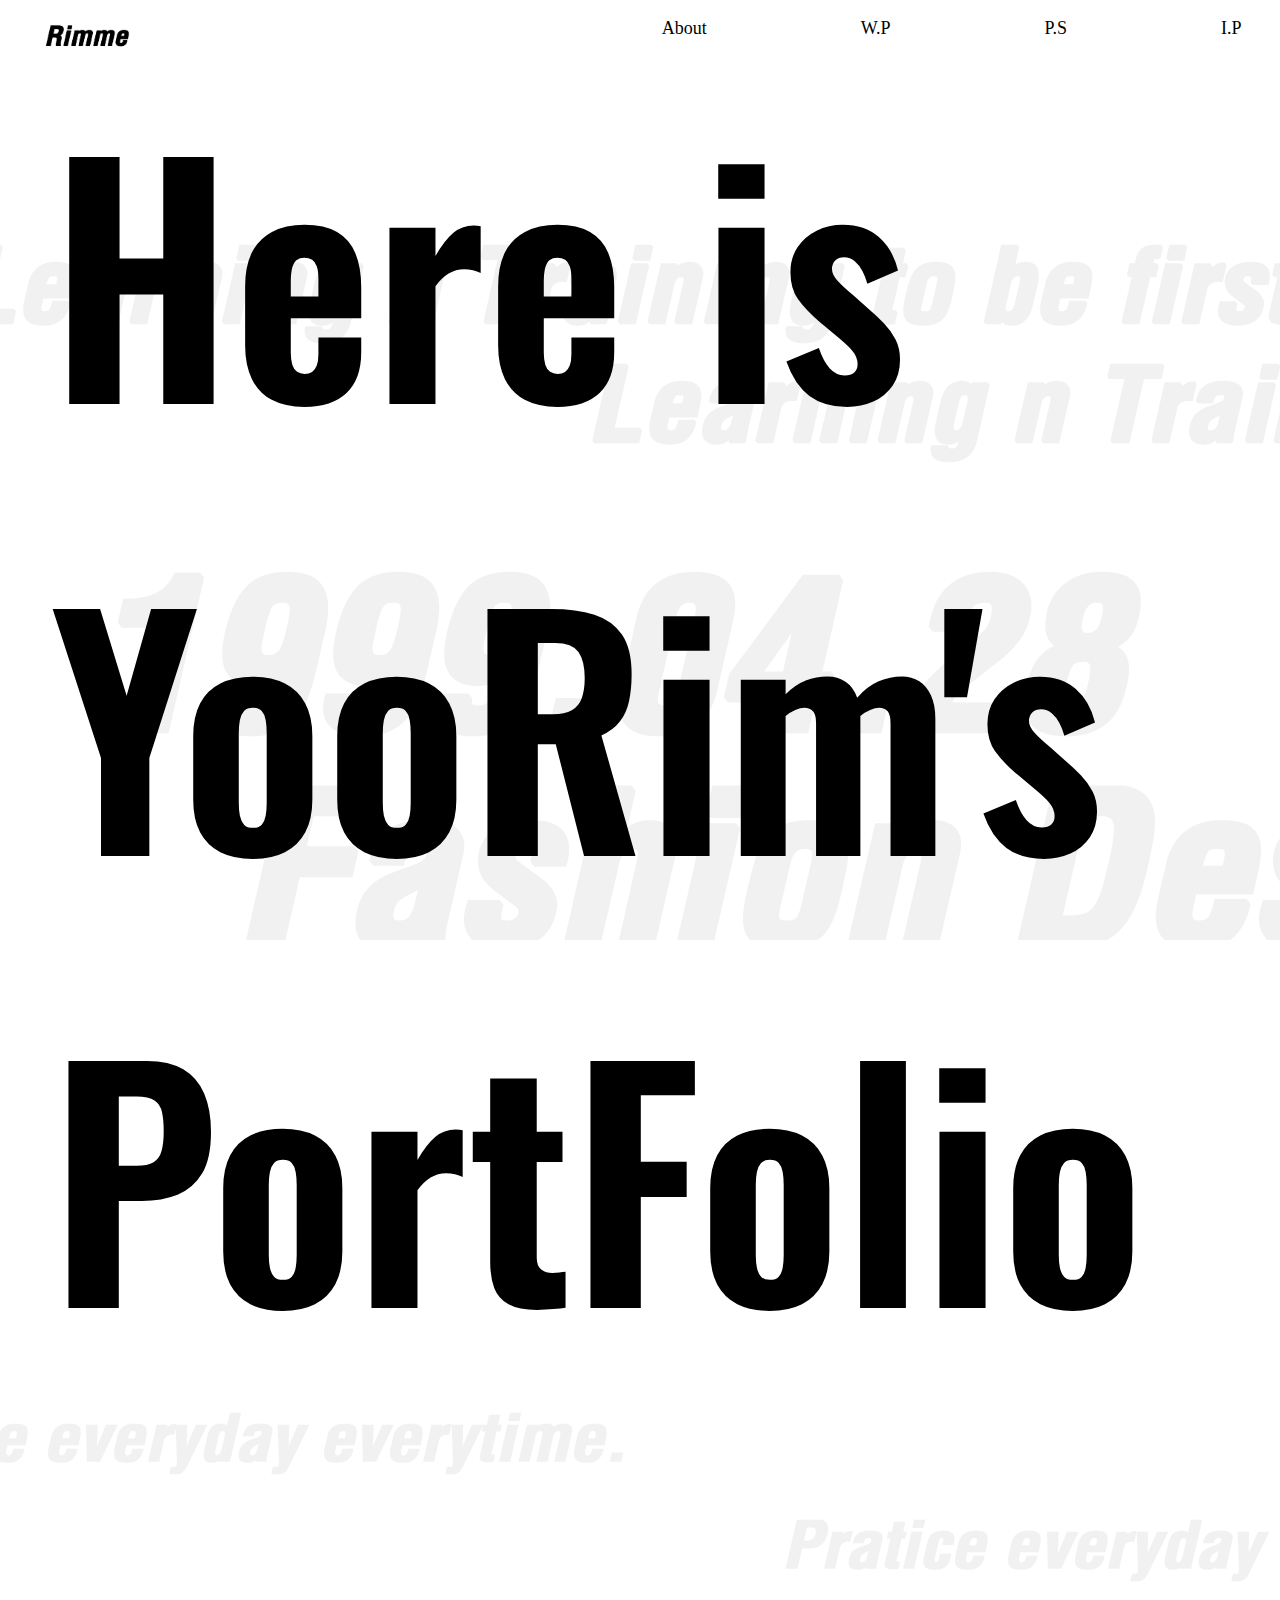
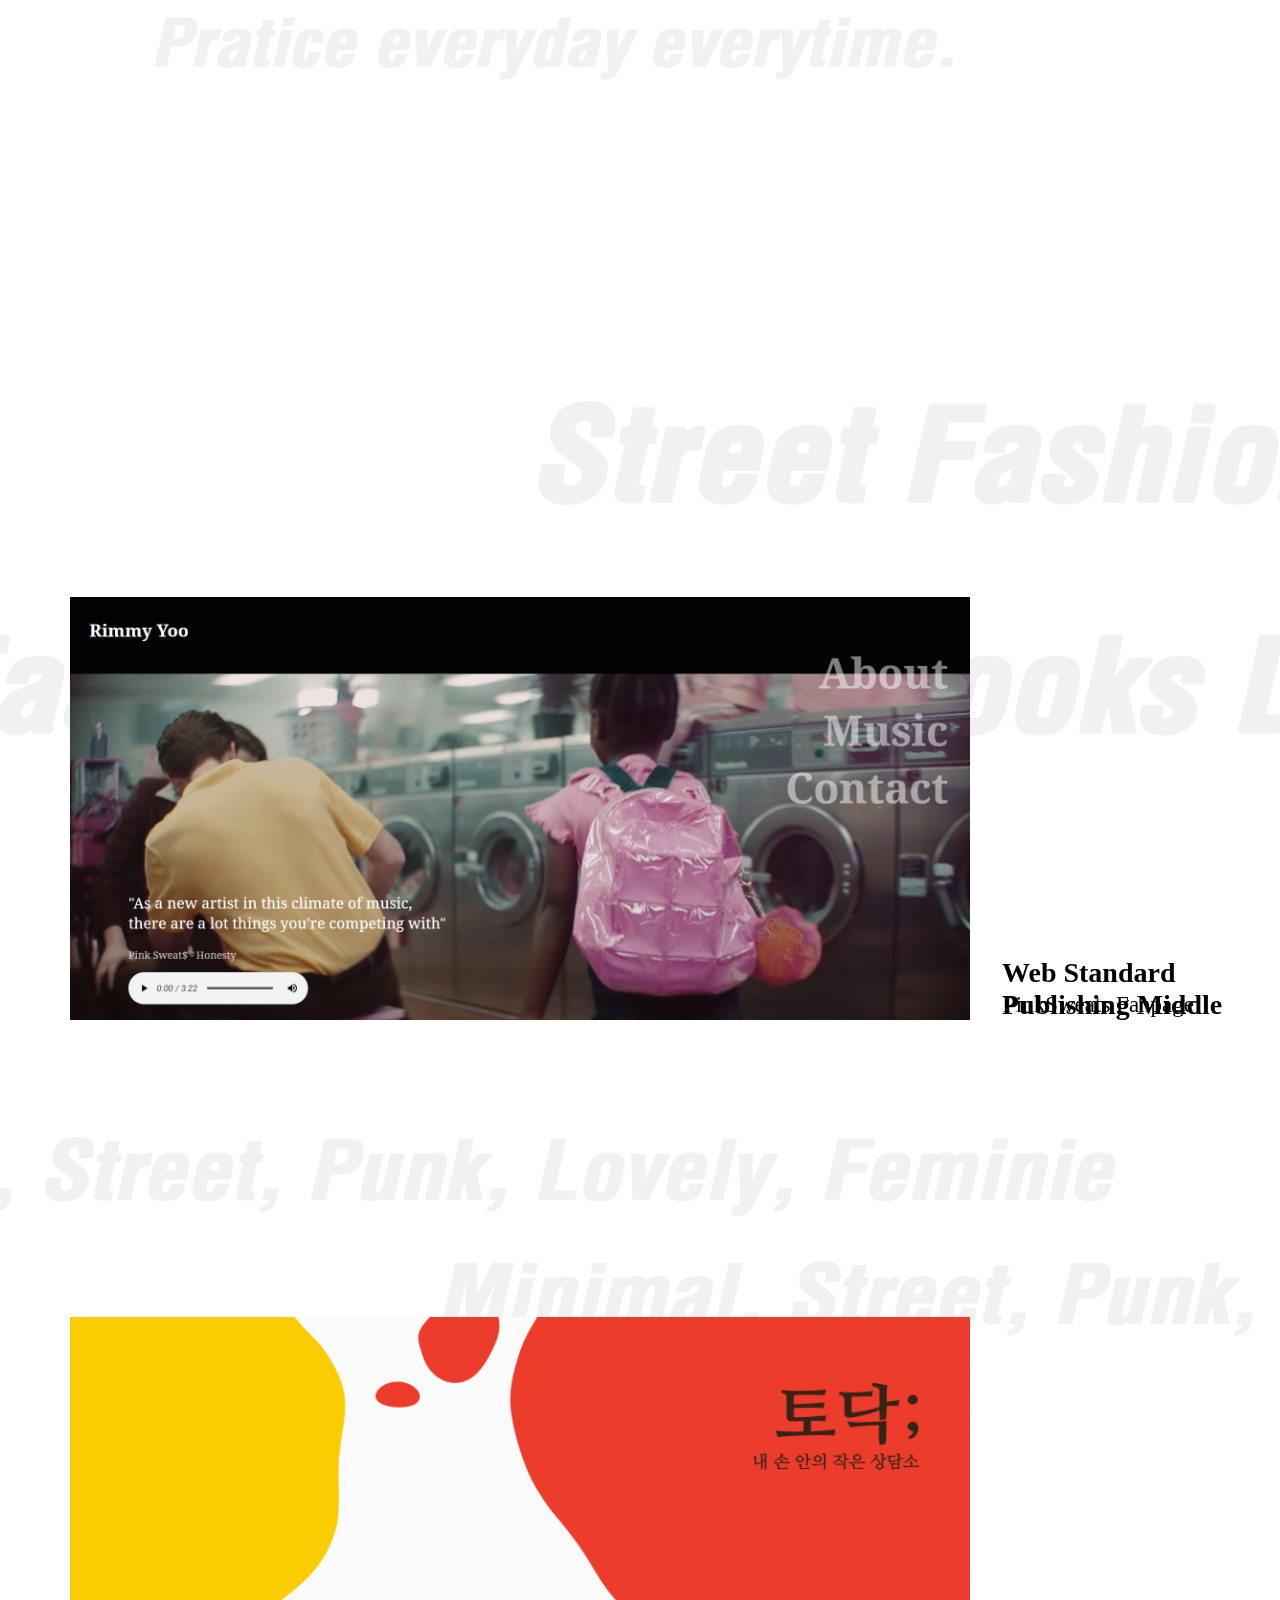
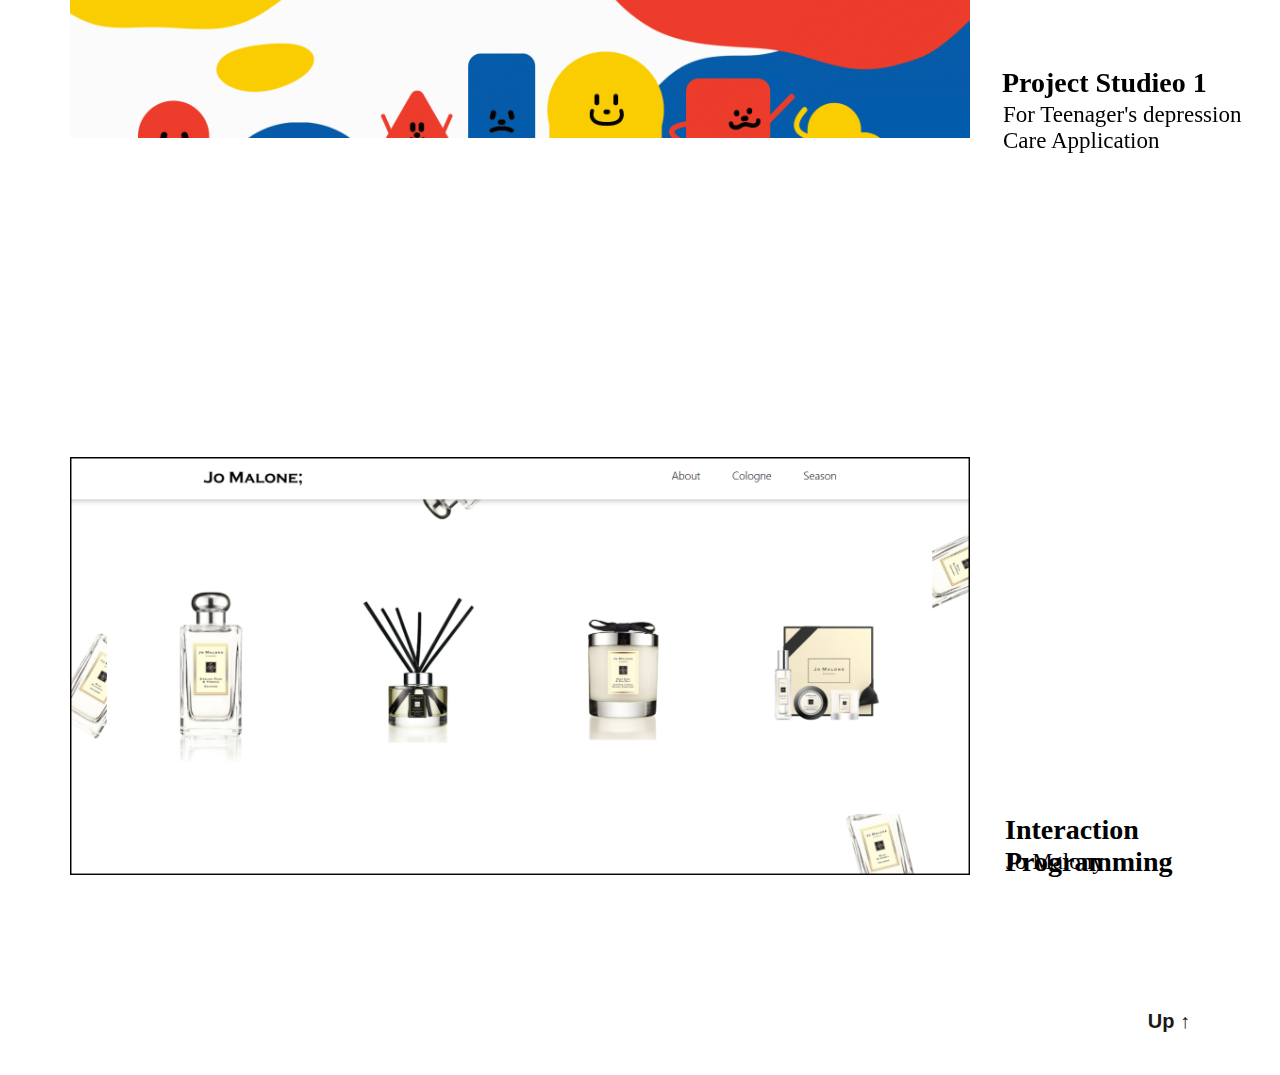
<file: 21961083_이유림/index.html>
<!DOCTYPE html>
<html lang="en">
<head>
    <meta charset="UTF-8">
    <meta name="viewport" content="width=device-width, initial-scale=1.0">
    <link rel="stylesheet" href="./css/style.css">
    <script type="text/javascript" src="./js/script.js"></script>
    <link href="https://fonts.googleapis.com/css2?family=Piazzolla:wght@700&display=swap" rel="stylesheet">
    <link href="https://fonts.googleapis.com/css2?family=Oswald:wght@600&display=swap" rel="stylesheet">
    <title>PortFolio</title>
</head>
<body>

    <header>
        <div class="inner">
            <div id="logo">
                <a href="./index.html"><img src="./css/img/logo.png" width="101px"></a>
            </div>
            <nav>
                <ul>
                    <li><a href="./a.html">About</a></li> <!--콘텐츠 프로그래밍-->
                    <li><a href="./b.html">W.P</a></li> <!--웹표준 퍼블리싱-->
                    <li><a href="./c.html">P.S</a></li> <!--프로젝트 스튜디오-->
                    <li><a href="./d.html">I.P</a></li> <!--인터렉션 프로그래밍-->
                </ul>
            </nav>
        </div>
    </header>


  


        <div class="sec1">
            <p>Here is YooRim's PortFolio</p>
        </div>
    
        <div class="go_a">
            <a href="./a.html">-------------------> About</a>
        </div>

        <section >
            <div id="preview">
                 <div id="work">
                     <div class="b">
                     <a class="_b" href="b.html">
                         <img src="./css/img/2-1웹표준 중간.PNG" width="900px">
                     </a>    
                         <h1>Web Standard Publishing Middle</h1>
                         <p>PinkSweats Fanpage</p>
                     </div>
                
                     <div class="c">
                     <a class="_c" href="c.html">
                         <img src="./css/img/2-1프로젝트스튜디오.PNG" width="900px">
                     </a>
                        <h1>Project Studieo 1</h1>
                        <p>For Teenager's depression Care Application</p>
                     </div>

                     <div class="d">
                     <a class="_d" href="d.html">
                         <img src="./css/img/ip1.PNG"  width="900px">
                     </a>
                         <h1>Interaction Programming</h1>
                         <p>Jo Malony</p>
                     </div>
                 </div>
            </div>
        </section>

   <br>
   <a href='javascript:window.scrollTo( 0, 0 );'><div id="up">Up ↑</div></a>
   <br>

</body>
<script type="text/javascript" src="./js/script.js"></script>
</html>
</file>
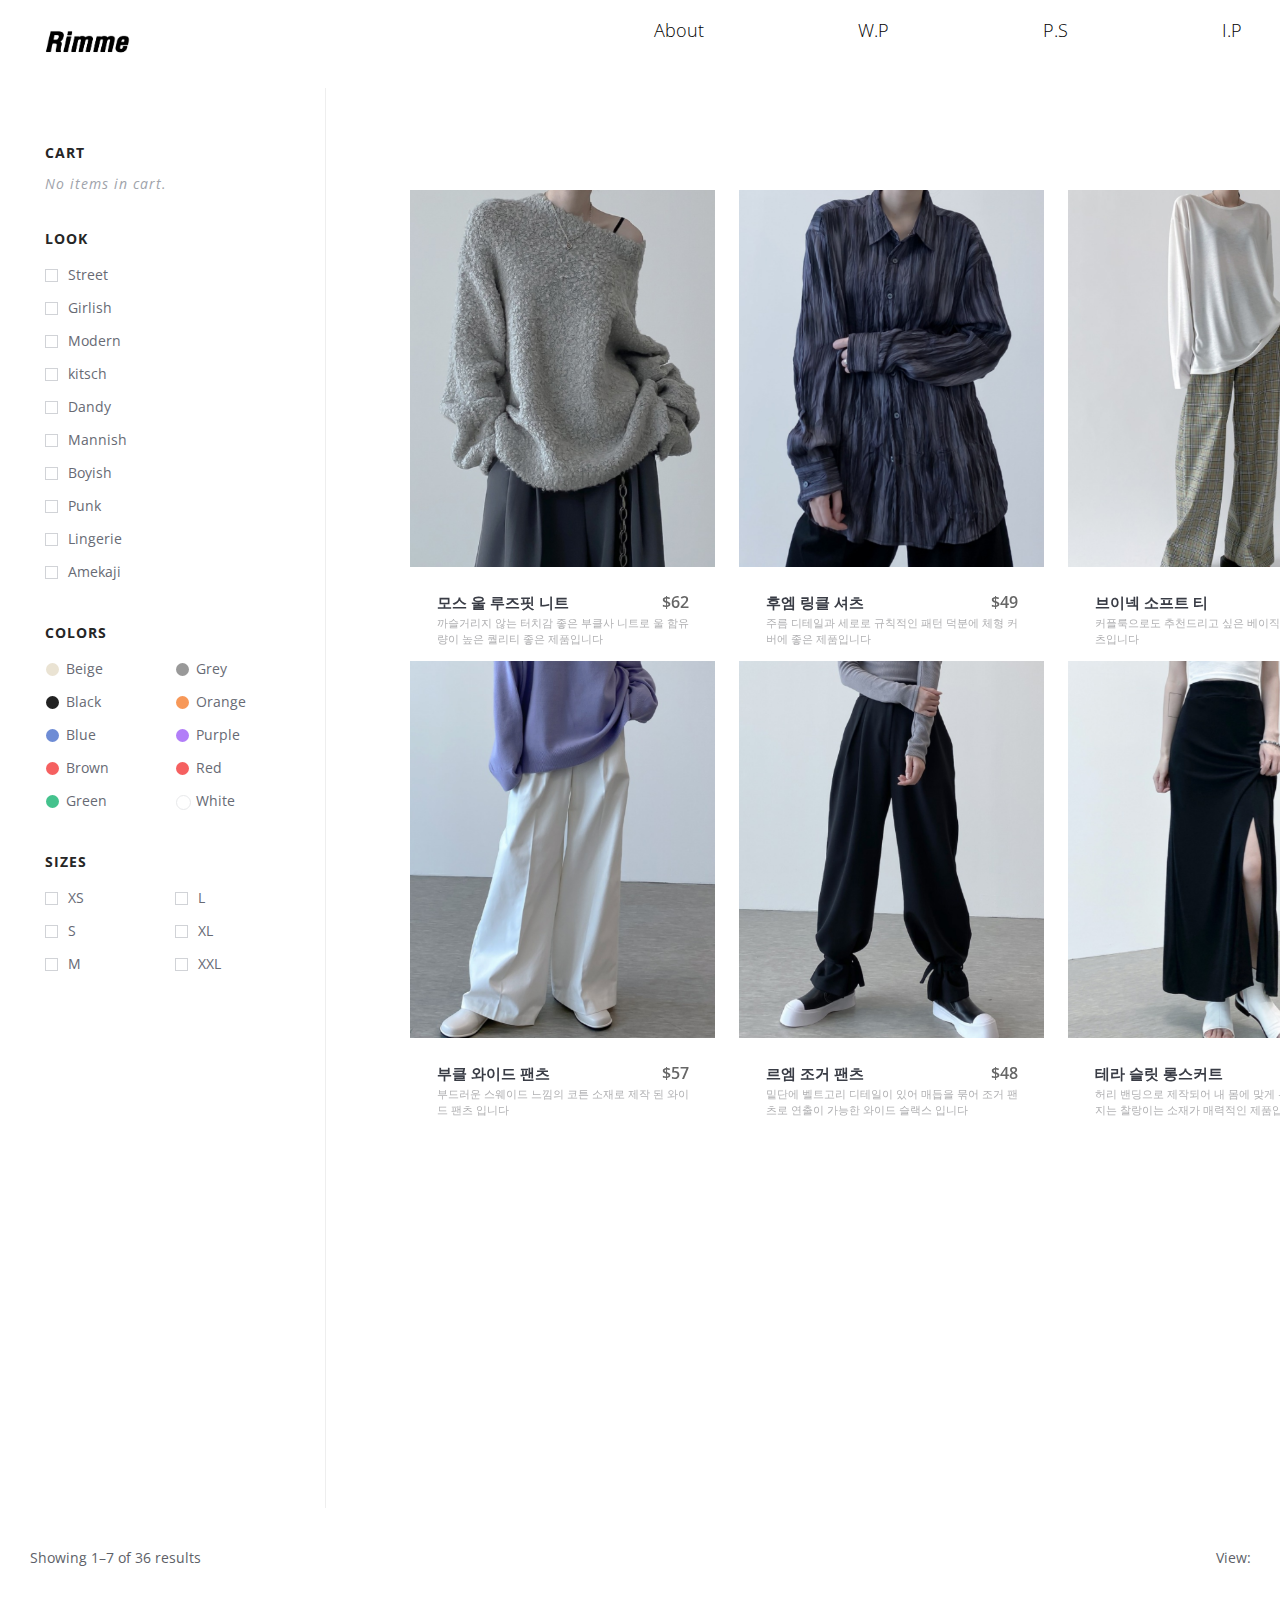
<file: 21961083_이유림/a.html>
<!DOCTYPE html>
<html lang="en">
<head>
    <meta charset="UTF-8">
    <link rel="stylesheet" href="./css/style2.css">
    <script type="text/javascript" src="./js/about.js"></script>
    <meta name="viewport" content="width=device-width, initial-scale=1.0">
    <title>About</title>
</head>
<body>
    <link href='https://fonts.googleapis.com/css?family=Open+Sans:400,600,700' rel='stylesheet' type='text/css'>
    <div id="wrapper">
        <div class="cart-icon-top">
        </div>
        
        <div class="cart-icon-bottom">
        </div>
        
    <br><br><br><br>
        <div id="sidebar">
            <h3>CART</h3>
            <div id="cart">
                <span class="empty">No items in cart.</span>       
            </div>

      
        <header>
            <div class="inner">
                <div id="logo">
                    <a href="./index.html"><img src="./css/img/logo.png" width="101px"></a>
                </div>
                <nav>
                    <ul>
                        <li><a href="./a.html">About</a></li> <!--콘텐츠 프로그래밍-->
                        <li><a href="./b.html">W.P</a></li> <!--웹표준 퍼블리싱-->
                        <li><a href="./c.html">P.S</a></li> <!--프로젝트 스튜디오-->
                        <li><a href="./d.html">I.P</a></li> <!--인터렉션 프로그래밍-->
                    </ul>
                </nav>
            </div>
        </header>
    
   
            
        
        <h3>Look</h3>
        <div class="checklist categories">
            <ul>
                <li><a href=""><span></span>Street</a></li>
                <li><a href=""><span></span>Girlish </a></li>
                <li><a href=""><span></span>Modern</a></li>
                <li><a href=""><span></span>kitsch</a></li>
                <li><a href=""><span></span>Dandy</a></li>
                <li><a href=""><span></span>Mannish</a></li>
                <li><a href=""><span></span>Boyish</a></li>
                <li><a href=""><span></span>Punk</a></li>
                <li><a href=""><span></span>Lingerie</a></li>
                <li><a href=""><span></span>Amekaji</a></li>
            </ul>
        </div>
        
        <h3>COLORS</h3>
        <div class="checklist colors">
            <ul>
                <li><a href=""><span></span>Beige</a></li>
                <li><a href=""><span style="background:#222"></span>Black</a></li>
                <li><a href=""><span style="background:#6e8cd5"></span>Blue</a></li>
                <li><a href=""><span style="background:#f56060"></span>Brown</a></li>
                <li><a href=""><span style="background:#44c28d"></span>Green</a></li>
            </ul>
            
            <ul>
                <li><a href=""><span style="background:#999"></span>Grey</a></li>
                <li><a href=""><span style="background:#f79858"></span>Orange</a></li>
                <li><a href=""><span style="background:#b27ef8"></span>Purple</a></li>
                <li><a href=""><span style="background:#f56060"></span>Red</a></li>
                <li><a href=""><span style="background:#fff;border: 1px solid #e8e9eb;width:13px;height:13px;"></span>White</a></li>
            </ul>        
        </div>
        
        <h3>SIZES</h3>
        <div class="checklist sizes">
            <ul>
                <li><a href=""><span></span>XS</a></li>
                <li><a href=""><span></span>S</a></li>
                <li><a href=""><span></span>M</a></li>
            </ul>
            
            <ul>
                <li><a href=""><span></span>L</a></li>
                <li><a href=""><span></span>XL</a></li>
                <li><a href=""><span></span>XXL</a></li>
            </ul>        
        </div>
        
    </div>
    
    <div id="grid-selector">
           <div id="grid-menu">
                  View:
               <ul>           	   
                   <li class="largeGrid"><a href=""></a></li>
                   <li class="smallGrid"><a class="active" href=""></a></li>
               </ul>
           </div>
           
               Showing 1–7 of 36 results 
    </div>
    
    <div id="grid">
        <div class="product">
            <div class="info-large">
                <h4>모스 울 루즈핏 니트</h4>
                <div class="sku">
                    PRODUCT SKU: Top <strong>89356</strong>
                </div>
                 
                <div class="price-big">
                    <span>$68</span> $62
                </div>
                 
                <h3>COLORS</h3>
                <div class="colors-large">
                    <ul>
                        <li><a href="" style="background:gray"><span></span></a></li>
                    </ul> 
                </div>
    
                <h3>SIZE</h3>
                <div class="sizes-large">
                     <span>Free</span>
                
                </div>
                
                <button class="add-cart-large">Add To Cart</button>                          
                             
            </div>
            <div class="make3D">
                <div class="product-front">
                    <div class="shadow"></div>
                    <img src="./css/img/look2.PNG" alt="" />
                    <div class="image_overlay"></div>
                    <div class="add_to_cart">Add to cart</div>
                    <div class="view_gallery">Preview</div>                
                    <div class="stats">        	
                        <div class="stats-container">
                            <span class="product_price">$62</span>
                            <span class="product_name">모스 울 루즈핏 니트</span>    
                            <p style="font-size: 11px;">까슬거리지 않는 터치감 좋은 부클사 니트로
                                울 함유량이 높은 퀄리티 좋은 제품입니다</p>                                            
                            
                            <div class="product-options">
                            <strong>SIZES</strong>
                            <span>Free</span>
                            <strong>COLORS</strong>
                            <div class="colors">
                                <div class="c-blue"><span></span></div>
                            </div>
                        </div>                       
                        </div>                         
                    </div>
                </div>
                
                <div class="product-back">
                    <div class="shadow"></div>
                    <div class="carousel">
                        <ul class="carousel-container">
                            <li><img src="./css/img/look2.1.PNG" alt="" /></li>
                            <li><img src="./css/img/look2.2.PNG" alt="" /></li>
                            <li><img src="./css/img/look2.3.PNG" alt="" /></li>
                        </ul>
                        <div class="arrows-perspective">
                            <div class="carouselPrev">
                                <div class="y"></div>
                                <div class="x"></div>
                            </div>
                            <div class="carouselNext">
                                <div class="y"></div>
                                <div class="x"></div>
                            </div>
                        </div>
                    </div>
                    <div class="flip-back">
                        <div class="cy"></div>
                        <div class="cx"></div>
                    </div>
                </div>	  
            </div>	
        </div>
        
        
        <div class="product">
        <div class="info-large">
                <h4>후엠 링클 셔츠</h4>
                <div class="sku">
                    PRODUCT SKU: Top<strong>89214</strong>
                </div>
                 
                <div class="price-big">
                    <span>$51</span> $49
                </div>
                 
                <h3>COLORS</h3>
                <div class="colors-large">
                    <ul>
                        <li><a href="" style="background:gray"><span></span></a></li>
                        <li><a href="" style="background:blue"><span></span></a></li>
                    </ul> 
                </div>
    
                <h3>SIZE</h3>
                <div class="sizes-large">
                     <span>Free</span>
                
                </div>
                
                <button class="add-cart-large">Add To Cart</button>                          
                             
            </div>
            <div class="make3D">
                <div class="product-front">
                    <div class="shadow"></div>
                    <img src="./css/img/look3.PNG" alt="" />
                    <div class="image_overlay"></div>
                    <div class="add_to_cart">Add to cart</div>
                    <div class="view_gallery">Preview</div>
                    <div class="stats">        	
                        <div class="stats-container">
                            <span class="product_price">$49</span>
                            <span class="product_name">후엠 링클 셔츠</span>    
                            <p style="font-size: 11px;">주름 디테일과 세로로 규칙적인 패턴 덕분에

                                체형 커버에 좋은 제품입니다</p>                                            
                            
                            <div class="product-options">
                            <strong>SIZES</strong>
                            <span>Free</span>
                            <strong>COLORS</strong>
                            <div class="colors">
                                <div class="c-gray"><span></span></div>
                                <div class="c-blue"><span></span></div>
                            </div>
                        </div>                       
                        </div>                         
                    </div>
                </div>
                
                <div class="product-back">
                    <div class="shadow"></div>
                    <div class="carousel">
                        <ul class="carousel-container">
                            <li><img src="./css/img/look3.1.PNG" alt="" /></li>
                            <li><img src="./css/img/look3.2.PNG" alt="" /></li>
                            <li><img src="./css/img/look3.3.PNG" alt="" /></li>
                        </ul>
                        <div class="arrows-perspective">
                            <div class="carouselPrev">
                                <div class="y"></div>
                                <div class="x"></div>
                            </div>
                            <div class="carouselNext">
                                <div class="y"></div>
                                <div class="x"></div>
                            </div>
                        </div>
                    </div>
                    <div class="flip-back">
                        <div class="cy"></div>
                        <div class="cx"></div>
                    </div>
                </div>	  
            </div>	
        </div>
        
        <div class="product">
        <div class="info-large">
                <h4>브이넥 소프트 티</h4>
                <div class="sku">
                    PRODUCT SKU: Top<strong>89243</strong>
                </div>
                 
                <div class="price-big">
                    <span>$29</span> $25
                </div>
                 
                <h3>COLORS</h3>
                <div class="colors-large">
                    <ul>
                        <li><a href="" style="background:black"><span></span></a></li>
                        <li><a href="" style="background:blue"><span></span></a></li>
                        <li><a href="" style="background:#fff"><span></span></a></li>
                    </ul> 
                </div>
    
                <h3>SIZE</h3>
                <div class="sizes-large">
                    <span>L</span>
                    <span>XL</span>
                </div>
                
                <button class="add-cart-large">Add To Cart</button>                          
                             
            </div>
            <div class="make3D">        
                <div class="product-front">
                    <div class="shadow"></div>
                    <img src="./css/img/look4.PNG" alt="" />
                    <div class="image_overlay"></div>
                    <div class="add_to_cart">Add to cart</div>
                    <div class="view_gallery">Preview</div>
                    <div class="stats">        	
                        <div class="stats-container">
                            <span class="product_price">$25</span>
                            <span class="product_name">브이넥 소프트 티</span>    
                            <p style="font-size: 11px;">커플룩으로도 추천드리고 싶은

                                베이직한 기본 티셔츠입니다</p>                                            
                            
                            <div class="product-options">
                            <strong>SIZES</strong>
                            <span>L, XL</span>
                            <strong>COLORS</strong>
                            <div class="colors">
                                <div class="c-black"><span></span></div>
                                <div class="c-blue"><span></span></div>
                                <div class="c-white"><span></span></div>
                            </div>
                        </div>                       
                        </div>                         
                    </div>
                </div>
                
                <div class="product-back">
                    <div class="shadow"></div>
                    <div class="carousel">
                        <ul class="carousel-container">
                            <li><img src="./css/img/look4.1.PNG" alt="" /></li>
                            <li><img src="./css/img/look4.2.PNG" alt="" /></li>
                            <li><img src="./css/img/look4.3.PNG" alt="" /></li>
                        </ul>
                        <div class="arrows-perspective">
                            <div class="carouselPrev">
                                <div class="y"></div>
                                <div class="x"></div>
                            </div>
                            <div class="carouselNext">
                                <div class="y"></div>
                                <div class="x"></div>
                            </div>
                        </div>
                    </div>
                    <div class="flip-back">
                        <div class="cy"></div>
                        <div class="cx"></div>
                    </div>
                </div>	  
            </div>	
        </div>
        
        
        <div class="product">
        <div class="info-large">
                <h4>다트 더블 코트</h4>
                <div class="sku">
                    PRODUCT SKU: Outer<strong>90156</strong>
                </div>
                 
                <div class="price-big">
                    <span>$130</span> $124
                </div>
                 
                <h3>COLORS</h3>
                <div class="colors-large">
                    <ul>
                        <li><a href="" style="background:#222"><span></span></a></li>
                        <li><a href="" style="background:gray"><span></span></a></li>
                    </ul> 
                </div>
    
                <h3>SIZE</h3>
                <div class="sizes-large">
                     <span>Free</span>
                
                </div>
                
                <button class="add-cart-large">Add To Cart</button>                          
                             
            </div>
            <div class="make3D">
                <div class="product-front">
                    <div class="shadow"></div>
                    <img src="./css/img/look8.PNG" alt="" />
                    <div class="image_overlay"></div>
                    <div class="add_to_cart">Add to cart</div>
                    <div class="view_gallery">Preview</div>
                    <div class="stats">        	
                        <div class="stats-container">
                            <span class="product_price">$124</span>
                            <span class="product_name">다트 더블 코트</span>    
                            <p style="font-size: 11px;">실제로 받아 보실 때 탄탄한 소재와 마감처리에

                                만족감을 느끼실 제품입니다</p>                                            
                            
                            <div class="product-options">
                            <strong>SIZES</strong>
                            <span>Free</span>
                            <strong>COLORS</strong>
                            <div class="colors">
                                <div class="c-black"><span></span></div>
                                <div class="c-gray"><span></span></div>
                            </div>
                        </div>                       
                        </div>                         
                    </div>
                </div>
                
                <div class="product-back">
                    <div class="shadow"></div>
                    <div class="carousel">
                        <ul class="carousel-container">
                            <li><img src="./css/img/look8.1.PNG" alt="" /></li>
                            <li><img src="./css/img/look8.2.PNG" alt="" /></li>
                            <li><img src="./css/img/look8.3.PNG" alt="" /></li>
                        </ul>
                        <div class="arrows-perspective">
                            <div class="carouselPrev">
                                <div class="y"></div>
                                <div class="x"></div>
                            </div>
                            <div class="carouselNext">
                                <div class="y"></div>
                                <div class="x"></div>
                            </div>
                        </div>
                    </div>
                    <div class="flip-back">
                        <div class="cy"></div>
                        <div class="cx"></div>
                    </div>
                </div>	  
            </div>	
        </div>
        
        <div class="product">
        <div class="info-large">
                <h4>부클 와이드 팬츠</h4>
                <div class="sku">
                    PRODUCT SKU: Bottom<strong>75546</strong>
                </div>
                 
                <div class="price-big">
                    <span>$59</span> $57
                </div>
                 
                <h3>COLORS</h3>
                <div class="colors-large">
                    <ul>
                        <li><a href="" style="background: black"><span></span></a></li>
                        <li><a href="" style="background:#fff"><span></span></a></li>
                    </ul> 
                </div>
    
                <h3>SIZE</h3>
                <div class="sizes-large">
                    
                    <span>S</span>
                    <span>M</span>
                    <span>L</span>
        
                </div>
                
                <button class="add-cart-large">Add To Cart</button>                          
                             
            </div>
            <div class="make3D">
                <div class="product-front">
                    <div class="shadow"></div>
                    <img src="./css/img/look5.PNG" alt="" />
                    <div class="image_overlay"></div>
                    <div class="add_to_cart">Add to cart</div>
                    <div class="view_gallery">Preview</div>
                    <div class="stats">        	
                        <div class="stats-container">
                            <span class="product_price">$57</span>
                            <span class="product_name">부클 와이드 팬츠</span>    
                            <p style="font-size: 11px;">부드러운 스웨이드 느낌의 코튼 소재로 제작 된

                                와이드 팬츠 입니다</p>                                            
                            
                            <div class="product-options">
                            <strong>SIZES</strong>
                            <span>S, M, L</span>
                            <strong>COLORS</strong>
                            <div class="colors">
                                <div class="c-white"><span></span></div>
                                <div class="c-black"><span></span></div>
                            </div>
                        </div>                       
                        </div>                         
                    </div>
                </div>
                
                <div class="product-back">
                    <div class="shadow"></div>
                    <div class="carousel">
                        <ul class="carousel-container">
                            <li><img src="./css/img/look5.1.PNG" alt="" /></li>
                            <li><img src="./css/img/look5.2.PNG" alt="" /></li>
                            <li><img src="./css/img/look5.3.PNG" alt="" /></li>
                        </ul>
                        <div class="arrows-perspective">
                            <div class="carouselPrev">
                                <div class="y"></div>
                                <div class="x"></div>
                            </div>
                            <div class="carouselNext">
                                <div class="y"></div>
                                <div class="x"></div>
                            </div>
                        </div>
                    </div>
                    <div class="flip-back">
                        <div class="cy"></div>
                        <div class="cx"></div>
                    </div>
                </div>	  
            </div>	
        </div>
        
        
        <div class="product">
        <div class="info-large">
                <h4>르엠 조거 팬츠</h4>
                <div class="sku">
                    PRODUCT SKU: Bottom<strong>75297</strong>
                </div>
                 
                <div class="price-big">
                    <span>$50</span> $48
                </div>
                 
                <h3>COLORS</h3>
                <div class="colors-large">
                    <ul>
                        <li><a href="" style="background:black"><span></span></a></li>
                    </ul> 
                </div>
    
                <h3>SIZE</h3>
                <div class="sizes-large">
                    <span>S</span>
                    <span>M</span>
                </div>
                
                <button class="add-cart-large">Add To Cart</button>                          
                             
            </div>
            <div class="make3D">
                <div class="product-front">
                    <div class="shadow"></div>
                    <img src="./css/img/look6.PNG" alt="" />
                    <div class="image_overlay"></div>
                    <div class="add_to_cart">Add to cart</div>
                    <div class="view_gallery">Preview</div>
                    <div class="stats">        	
                        <div class="stats-container">
                            <span class="product_price">$48</span>
                            <span class="product_name">르엠 조거 팬츠</span>    
                            <p style="font-size: 11px;">밑단에 벨트고리 디테일이 있어

                                매듭을 묶어 조거 팬츠로 연출이 가능한
                                
                                와이드 슬랙스 입니다</p>                                            
                            
                            <div class="product-options">
                            <strong>SIZES</strong>
                            <span>S, M</span>
                            <strong>COLORS</strong>
                            <div class="colors">
                                <div class="c-black"><span></span></div>
                            </div>
                        </div>                       
                        </div>                         
                    </div>
                </div>
                
                <div class="product-back">
                    <div class="shadow"></div>
                    <div class="carousel">
                        <ul class="carousel-container">
                            <li><img src="./css/img/look6.1.PNG" alt="" /></li>
                            <li><img src="./css/img/look6.2.PNG" alt="" /></li>
                            <li><img src="./css/img/look6.3.PNG" alt="" /></li>
                        </ul>
                        <div class="arrows-perspective">
                            <div class="carouselPrev">
                                <div class="y"></div>
                                <div class="x"></div>
                            </div>
                            <div class="carouselNext">
                                <div class="y"></div>
                                <div class="x"></div>
                            </div>
                        </div>
                    </div>
                    <div class="flip-back">
                        <div class="cy"></div>
                        <div class="cx"></div>
                    </div>
                </div>	  
            </div>	
        </div>
        
        <div class="product">
        <div class="info-large">
                <h4>테라 슬릿 롱스커트</h4>
                <div class="sku">
                    PRODUCT SKU: Bottom<strong>75295</strong>
                </div>
                 
                <div class="price-big">
                    <span>$30</span> $29
                </div>
                 
                <h3>COLORS</h3>
                <div class="colors-large">
                    <ul>
                        <li><a href="" style="background:black"><span></span></a></li>
                        <li><a href="" style="background:gray"><span></span></a></li>
                    </ul> 
                </div>
    
                <h3>SIZE</h3>
                <div class="sizes-large">
                     <span>Free</span>
              
                </div>
                
                <button class="add-cart-large">Add To Cart</button>                          
                             
            </div>
            <div class="make3D">
                <div class="product-front">
                    <div class="shadow"></div>
                    <img src="./css/img/look7.PNG" alt="" />
                    <div class="image_overlay"></div>
                    <div class="add_to_cart">Add to cart</div>
                    <div class="view_gallery">Preview</div>
                    <div class="stats">        	
                        <div class="stats-container">
                            <span class="product_price">$29</span>
                            <span class="product_name">테라 슬릿 롱스커트</span>    
                            <p style="font-size: 11px;">허리 밴딩으로 제작되어 내 몸에 맞게 부드럽게 감싸지는

                                찰랑이는 소재가 매력적인 제품입니다</p>                                            
                            
                            <div class="product-options">
                            <strong>SIZES</strong>
                            <span>Free</span>
                            <strong>COLORS</strong>
                            <div class="colors">
                                <div class="c-black"><span></span></div>
                                <div class="c-gray"><span></span></div>
                            </div>
                        </div>                       
                        </div>                         
                    </div>
                </div>
                
                <div class="product-back">
                    <div class="shadow"></div>
                    <div class="carousel">
                        <ul class="carousel-container">
                            <li><img src="./css/img/look7.1.PNG" alt="" /></li>
                            <li><img src="./css/img/look7.2.PNG" alt="" /></li>
                            <li><img src="./css/img/look7.3.PNG" alt="" /></li>
                        </ul>
                        <div class="arrows-perspective">
                            <div class="carouselPrev">
                                <div class="y"></div>
                                <div class="x"></div>
                            </div>
                            <div class="carouselNext">
                                <div class="y"></div>
                                <div class="x"></div>
                            </div>
                        </div>
                    </div>
                    <div class="flip-back">
                        <div class="cy"></div>
                        <div class="cx"></div>
                    </div>
                </div>	  
            </div>	
        </div>
        
        <div class="product">
        <div class="info-large">
                <h4>흑청 쓰리버튼 커팅진</h4>
                <div class="sku">
                    PRODUCT SKU: Bottom<strong>74844</strong>
                </div>
                 
                <div class="price-big">
                    <span>$55</span> $52
                </div>
                 
                <h3>COLORS</h3>
                <div class="colors-large">
                    <ul>
                        <li><a href="" style="background:black"><span></span></a></li>
                    </ul> 
                </div>
    
                <h3>SIZE</h3>
                <div class="sizes-large">
                  
                    <span>S</span>
                    <span>M</span>
                    <span>L</span>
               
                </div>
                
                <button class="add-cart-large">Add To Cart</button>                          
                             
            </div>
            <div class="make3D">
                <div class="product-front">
                    <div class="shadow"></div>
                    <img src="./css/img/look1.PNG" alt="" />
                    <div class="image_overlay"></div>
                    <div class="add_to_cart">Add to cart</div>
                    <div class="view_gallery">Preview</div>
                    <div class="stats">        	
                        <div class="stats-container">
                            <span class="product_price">$52</span>
                            <span class="product_name">흑청 쓰리버튼 커팅진</span>    
                            <p style="font-size: 11px;">한 쪽 허벅지 부분에 절개 디테일이 있어

                                자연스럽게 벌어지면서
                                
                                밑단으로 갈 수록 좁아지는 핏이 매력적인 제품입니다</p>                                            
                            
                            <div class="product-options">
                            <strong>SIZES</strong>
                            <span>S, M, L</span>
                            <strong>COLORS</strong>
                            <div class="colors">
                                <div class="c-black"><span></span></div>
                            </div>
                        </div>                       
                        </div>                         
                    </div>
                </div>
                
                <div class="product-back">
                    <div class="shadow"></div>
                    <div class="carousel">
                        <ul class="carousel-container">
                            <li><img src="./css/img/look1.1.PNG" alt="" /></li>
                            <li><img src="./css/img/look1.2.PNG" alt="" /></li>
                            <li><img src="./css/img/look1.3.PNG" alt="" /></li>
                        </ul>
                        <div class="arrows-perspective">
                            <div class="carouselPrev">
                                <div class="y"></div>
                                <div class="x"></div>
                            </div>
                            <div class="carouselNext">
                                <div class="y"></div>
                                <div class="x"></div>
                            </div>
                        </div>
                    </div>
                    <div class="flip-back">
                        <div class="cy"></div>
                        <div class="cx"></div>
                    </div>
                </div>	  
            </div>	
        </div>    
    </div>
    </div>
    <script src="https://ajax.googleapis.com/ajax/libs/jquery/1.11.2/jquery.min.js"></script>
    <script src="./js/about.js"></script>
    
</body>
</html>
</file>
<file: 21961083_이유림/css/style.css>
*{
    margin:0;
    padding:0;
    border:0;
    text-decoration:none;
    color:black;
    list-style:none;
}
html,body{
    width:100%;
    height:100vh;
    background-image: url(./img/bg.png);
    background-repeat: no-repeat;
    scroll-behavior: smooth;
    -ms-overflow-style: none;
}
::-webkit-scrollbar { display: none; }


/* header */
header {
    position: fixed;
    top:0;
    right: 0;
    width: 100%;
    padding-top: 18px;
    padding-bottom: 18px;
    background-color: #fff;
    z-index: 1000;
}
header .inner {
    width: 94%;
    position: relative;
    margin: 0 auto;
}
a, a:visited {
    color: #000;
    text-decoration: none;
}
a:hover {
    color: #BDBDBD;
    transition: all 0.2s;
}
nav ul {
    float: right;
}
nav li {
    display: inline-block;
    font-size: 18px;
    font-weight: 200;
    margin-left: 150px;
  
}
#logo {
    float: left;
}

/* go about */
.go_a {
    margin-top: 20px;
    font-family: 'Space Mono', monospace;
    font-size: 28px;
    margin-left: 1300px;
}


/* main sec1 */
.sec1 {
    font-family: 'Oswald', sans-serif;
        font-weight: 600;
    font-size: 305px;
    margin-top: 40px;
    margin-left: 50px;
}
.sec1-1 {
    font-family: 'Space Mono', monospace;
    font-size: 30px;
    left: 30px;
    margin-left: 50px;
    margin-bottom: 15px;
    margin-top: 5px;
}
.sec1-1 > li > p {
    float: left;
}


/* main sec2 */
#main1 {
    clear: both;
    margin-left: 51px;
}

/* preview */
section > div#preview > div#work > div.b > a._b >img {
    margin-left: 70px; 
    margin-top: 130px; 
    z-index: 1;
    position: absolute;
}
section > div#preview > div#work > div.b > h1 {
    color: black; 
    font-size: 28px;
    font-weight: 900;
    margin-left: 1002px; 
    z-index: 1000; 
    position: absolute;
    margin-top: 490px;
}
section > div#preview > div#work > div.b > p {
    color: black;  
    font-size: 23px; 
    font-weight: 300; 
    margin-left: 1003px; 
    z-index: 1000; 
    position: absolute;
    margin-top: 525px; 
}

section > div#preview > div#work > div.c > a._c > img {
    margin-left: 70px; 
    margin-top: 850px; 
    z-index: 1;
    position: absolute;
}
section > div#preview > div#work > div.c > h1 {
    color: black; 
    font-size: 28px; 
    font-weight: 900; 
    margin-left: 1002px; 
    z-index: 1000; 
    position: absolute;
    margin-top: 1200px;
}
section > div#preview > div#work > div.c >  p {
    color: black; 
    font-size: 23px; 
    font-weight: 100;
    margin-left: 1003px; 
    z-index: 1000; 
    position: absolute;
    margin-top: 1235px; 
}

section > div#preview > div#work > div.d > a._d > img{
    margin-left: 70px; 
    margin-top: 1590px; 
    margin-bottom: 230px;
    z-index: 1;
    position: absolute;
}
section > div#preview > div#work > div.d > h1 {
    color: black; 
    font-size: 28px; 
    font-weight: 900; 
    margin-left: 1005px; 
    z-index: 1000; 
    position: absolute;
    margin-top: 1947px;
}
section > div#preview > div#work > div.d > p { 
    color: black;
    font-size: 23px; 
    font-weight: 100;
    margin-left: 1006px; 
    z-index: 1000; 
    position: absolute;
    margin-top: 1982px; 
 }


 /* footer */
 footer {
     margin-top: 40px;
     margin-bottom: 40px;
     font-size: 20px;
     color: black;
 }

 /* up */
 #up {
    font-family: 'Russo One', sans-serif;    
    margin-top: 2125px;
    float: right;
    margin-right: 90px;
    font-size: 20px;
    color: black;
    font-weight: 600;
    opacity: 0.9;
  }
</file>
<file: 21961083_이유림/css/style2.css>
/*	Reset & General
---------------------------------------------------------------------- */
* { margin: 0px; padding: 0px; }
body {
	font-family: "Open Sans", sans-serif; 	
    width:100%;
    scroll-behavior: smooth;
    -ms-overflow-style: none;
}
#wrapper{
	background:#fff;
}

/* header */
header {
    position: fixed;
    top:0;
    right: 0;
    width: 100%;
    padding-top: 18px;
    padding-bottom: 18px;
    background-color: #fff;
    z-index: 1000;
    
}
header .inner {
    width: 94%;
    position: relative;
    margin: 0 auto;
}
a, a:visited {
    color: #000;
    text-decoration: none;
}
a:hover {
    color: #BDBDBD;
    transition: all 0.2s;
}
nav ul {
    float: right;
}
nav li {
    display: inline-block;
    font-size: 18px;
    font-weight: 200;
    margin-left: 150px;
  
}
#logo {
    float: left;
}

#grid-selector{
	height: 10px;
	width: 1291px;
	padding: 40px 0 40px 30px;
	float: left;
	color: #5d5f68;
	font-size: 14px;
}
#grid-menu{
	float:right;
	width:105px;
}
#grid-menu ul{
  width: 65px;
  float: right;
  position: relative;
  top: -1px;}
#grid-menu li{	 
	 float:right;
	 width:25px;
	 height:25px;
	 list-style:none;
}
#grid-menu li a{	 
  	 display:block;
	 width:25px;	
	 height:25px;
	 background: url("https://s3-us-west-2.amazonaws.com/s.cdpn.io/245657/grid-menu.png") 0 0  no-repeat;
}
#grid-menu li.smallGrid{margin-right:7px;}
#grid-menu li.smallGrid a{background-position:0 -33px;}
#grid-menu li.largeGrid a{background-position:-37px 0;}

#grid-menu li.smallGrid a.active{background-position:0 0;}
#grid-menu li.largeGrid a.active{background-position:-37px -33px;}
 

#grid{	
	width: 1335px;
	position: absolute;
	left: 330px;
	height: 1200px;
    top: 180px;
    margin-left: 70px;
}
#sidebar{
	float:left;
	background:#fff;
	width: 280px;	
	padding:20px 0 0 45px;
	height:1400px;
	border-right:1px solid #eee;
}
#sidebar h3{
	color:#262626;
	text-transform:uppercase;
	font-size:14px;
	font-weight:700;
	padding:35px 0 10px 0;
	letter-spacing:1px;
	clear:both;
}
#cart{padding:0px;}
#cart .empty{
	font-style:italic;
	color:#a0a3ab;
	font-size:14px;
    letter-spacing:1px;
    margin-top: 50px;	
}
#sidebar .checklist{
	padding:0;
}

.checklist ul li{	
	font-size:14px;
	font-weight:400;
	list-style:none;
	padding: 7px 0 7px 23px;
}
.checklist li span{
	float:left;
	width:11px;
	height:11px;
	margin-left:-23px;
	margin-top:4px;
	border: 1px solid #d1d3d7;
	position:relative;	
}
.sizes li span, .categories .sizes li{
	-webkit-transition: all 300ms ease-out;
	   -moz-transition: all 300ms ease-out;
	    -ms-transition: all 300ms ease-out;
	     -o-transition: all 300ms ease-out;
	        transition: all 300ms ease-out;
}
.checklist li a{
	color:#676a74;
	text-decoration:none;	
	-webkit-transition: all 300ms ease-out;
	   -moz-transition: all 300ms ease-out;
	    -ms-transition: all 300ms ease-out;
	     -o-transition: all 300ms ease-out;
	        transition: all 300ms ease-out;
}
.checklist li a:hover{	
	color:#222;
	-webkit-transition: all 300ms ease-out;
	   -moz-transition: all 300ms ease-out;
	    -ms-transition: all 300ms ease-out;
	     -o-transition: all 300ms ease-out;
	        transition: all 300ms ease-out;
}
.checklist a:hover span{ 	
	border-color:#a6aab3;	
}
.sizes a:hover span, .categories a:hover span{	
	border-color:#a6aab3;
	-webkit-transition: all 300ms ease-out;
	   -moz-transition: all 300ms ease-out;
	    -ms-transition: all 300ms ease-out;
	     -o-transition: all 300ms ease-out;
	        transition: all 300ms ease-out;
}
.checklist a span span{border:none;margin:0;float:none; position:absolute;top:0;left:0;}
.checklist a .x{
	display:block;
	width:0;	 
	height:2px;
	background:gray;
	top:6px;
	left:2px;	
	-ms-transform: rotate(45deg); 
   	-webkit-transform: rotate(45deg); 
    transform: rotate(45deg);	}
.checklist a .x.animate{
	width:4px;
	-webkit-transition: all 100ms ease-in;
	   -moz-transition: all 100ms ease-in;
	    -ms-transition: all 100ms ease-in;
	     -o-transition: all 100ms ease-in;
	        transition: all 100ms ease-in;
}
.checklist a .y{
	display:block;
	width:0px; 
	height:2px;
	background:gray;
	top:4px;
	left:3px;	
	-ms-transform: rotate(13deg); 
   	-webkit-transform: rotate(135deg); 
    transform: rotate(135deg);	
}
.checklist a .y.animate{
	width:8px;
	-webkit-transition: all 100ms ease-out;
	   -moz-transition: all 100ms ease-out;
	    -ms-transition: all 100ms ease-out;
	     -o-transition: all 100ms ease-out;
	        transition: all 100ms ease-out;
}
.checklist .checked span{
	border-color:#8d939f;
}
.colors ul, .sizes ul{
	float:left; width:130px;	
}
.colors ul li{padding-left:21px;}
.colors a span{
	border:none;
	position:relative;
	border-radius:100%;
	background-color:#eae3d3;
	width:13px;
	height:13px;
	margin-left:-20px;
}
.colors a:hover span{
	width:15px;
	height:15px;
	margin-top:3px;
	margin-left:-21px;
}
#sidebar img{margin-top:6px;}

.product{
    position: relative;
    perspective: 800px;
    width:306px;
    height:471px;
    transform-style: preserve-3d;
    transition: transform 5s;
	float:left; 
	margin-right: 23px;
	-webkit-transition: width 500ms ease-in-out;
	   -moz-transition: width 500ms ease-in-out;
		-ms-transition: width 500ms ease-in-out;
		 -o-transition: width 500ms ease-in-out;
 		    transition: width 500ms ease-in-out;
}
.product-front img{width:100%;}
.product-front, .product-back{
	width:315px;
	height:480px;
	background:#fff;
	position:absolute;
	left:-5px;
	top:-5px;
	-webkit-transition: all 100ms ease-out; 
       -moz-transition: all 100ms ease-out; 
         -o-transition: all 100ms ease-out; 
            transition: all 100ms ease-out; 
}
.product-back{
	display:none;
	transform: rotateY( 180deg );
}
.make3D.animate .product-back,
.make3D.animate .product-front,
div.large .product-back{
	top:0px;
	left:0px;
	-webkit-transition: all 100ms ease-out; 
       -moz-transition: all 100ms ease-out; 
         -o-transition: all 100ms ease-out; 
            transition: all 100ms ease-out; 
}
.make3D{
	width:305px;
	height:470px;
	position:absolute;    
	top:10px;
	left:10px;	
	overflow:hidden;
    transform-style: preserve-3d;
	-webkit-transition:  100ms ease-out; 
       -moz-transition:  100ms ease-out; 
         -o-transition:  100ms ease-out; 
            transition:  100ms ease-out;
}
div.make3D.flip-10{
	 -webkit-transform: rotateY( -10deg );
         -moz-transform: rotateY( -10deg );
           -o-transform: rotateY( -10deg );
              transform: rotateY( -10deg );
			   transition:  50ms ease-out; 			
}
div.make3D.flip90{
	 -webkit-transform: rotateY( 90deg );
         -moz-transform: rotateY( 90deg );
           -o-transform: rotateY( 90deg );
              transform: rotateY( 90deg );
			   transition:  100ms ease-in; 			
}
div.make3D.flip190{
	 -webkit-transform: rotateY( 190deg );
         -moz-transform: rotateY( 190deg );
           -o-transform: rotateY( 190deg );
              transform: rotateY( 190deg );
			   transition:  100ms ease-out; 			
}
div.make3D.flip180{
	 -webkit-transform: rotateY( 180deg );
         -moz-transform: rotateY( 180deg );
           -o-transform: rotateY( 180deg );
              transform: rotateY( 180deg );
			   transition:  150ms ease-out; 			
}
.make3D.animate{
	top:5px;
	left:5px;
	width:315px;
	height:480px;
	box-shadow:0px 5px 31px -1px rgba(0, 0, 0, 0.2);
	-webkit-transition:  100ms ease-out; 
       -moz-transition:  100ms ease-out; 
         -o-transition:  100ms ease-out; 
            transition:  100ms ease-out; 
}
div.large .make3D{
	top:0;
	left:0;
	width:315px;
	height:480px;
	-webkit-transition:  300ms ease-out; 
       -moz-transition:  300ms ease-out; 
         -o-transition:  300ms ease-out; 
            transition:  300ms ease-out; 
}
.large div.make3D{box-shadow:0px 5px 31px -1px rgba(0, 0, 0, 0);}
.large div.flip-back{display:none;}
.stats-container{
	background:#fff;	
	position:absolute;
	top:382px;
	left:0;
	width: 252px;
	height: 300px;
	padding: 24px 40px 35px 32px;
	-webkit-transition: all 200ms ease-out; 
       -moz-transition: all 200ms ease-out; 
         -o-transition: all 200ms ease-out; 
            transition: all 200ms ease-out;
}
.make3D.animate .stats-container{
	top:265px;
	-webkit-transition: all 200ms ease-out; 
       -moz-transition: all 200ms ease-out; 
         -o-transition: all 200ms ease-out; 
            transition: all 200ms ease-out; 
}
.stats-container .product_name{
	font-size: 15px;
    color: #393c45;
    font-weight: 700;
}
.stats-container p{
	font-size:15px;
	color:#b1b1b3;	
	padding:2px 0 20px 0;
}
.stats-container .product_price{
	float:right;
	margin-left: 3px;
	color:#666666;
	font-size:16px;
	font-weight:600;
}
.image_overlay{
	position:absolute;
	top:0;
	left:0; 
	width:100%;
	height:100%;
	background:#666666;
	opacity:0;	
}
.make3D.animate .image_overlay{
	opacity:0.7;	
	-webkit-transition: all 200ms ease-out; 
       -moz-transition: all 200ms ease-out; 
         -o-transition: all 200ms ease-out; 
            transition: all 200ms ease-out; 
}
.product-options{
	padding:0;
}
.product-options strong{
	font-weight:700;
	color:#393c45;
	font-size:14px;
}
.product-options span{	
	color:#969699;
	font-size:14px;
	display:block;
	margin-bottom:8px;
}
.add_to_cart{	
	position:absolute;
	top:80px;
	left:50%;
	width:152px;
	font-size:15px;
	margin-left:-78px;
	border:2px solid #fff;
	color:#fff;	
	text-align:center;
	text-transform:uppercase;
	font-weight:700;
	padding:10px 0;	
	opacity:0;
	-webkit-transition: all 200ms ease-out; 
       -moz-transition: all 200ms ease-out; 
         -o-transition: all 200ms ease-out; 
            transition: all 200ms ease-out; 
}
.add_to_cart:hover{	
	background:#fff;
	color: black;
	cursor:pointer;

}
.make3D.animate .add_to_cart{
	opacity:1;	
	-webkit-transition: all 200ms ease-out; 
       -moz-transition: all 200ms ease-out; 
         -o-transition: all 200ms ease-out; 
            transition: all 200ms ease-out; 		
}
.view_gallery{	
	position:absolute;
	top:144px;
	left:50%;
	width:152px;
	font-size:15px;
	margin-left:-78px;
	border:2px solid #fff;
	color:#fff;	
	text-align:center;
	text-transform:uppercase;
	font-weight:700;
	padding:10px 0;	
	opacity:0;
	-webkit-transition: all 200ms ease-out; 
       -moz-transition: all 200ms ease-out; 
         -o-transition: all 200ms ease-out; 
            transition: all 200ms ease-out; 
}
.view_gallery:hover{	
	background:#fff;
	color:black;
	cursor:pointer;

}
.make3D.animate .view_gallery{
	opacity:1;	
	-webkit-transition: all 200ms ease-out; 
       -moz-transition: all 200ms ease-out; 
         -o-transition: all 200ms ease-out; 
            transition: all 200ms ease-out; 		
}
div.colors div{
	margin-top:3px;
	width:15px; 
	height:15px; 	
	margin-right:5px;
	float:left;
}
div.colors div span{
	width:15px; 
	height:15px; 
	display:block;
	border-radius:50%;
}
div.colors div span:hover{
	width:17px;
	height:17px;
	margin:-1px 0 0 -1px;
}
div.c-gray span{background:gray;}
div.c-purple span{background:purple;}
div.c-black span{background:black;}
div.c-blue span{background:blue;}
div.c-white span{background:#fff;}

div.c-white span{
	background:#fff;
	width:14px;
	height:14px; 
	border:1px solid #e8e9eb;
}
div.shadow{
	width:335px;height:520px;
	opacity:0;
	position:absolute;
	top:0;
	left:0;
	z-index:3;
	display:none;
	background: -webkit-linear-gradient(left,rgba(0,0,0,0.1),rgba(0,0,0,0.2));
    background: -o-linear-gradient(right,rgba(0,0,0,0.1),rgba(0,0,0,0.2)); 
    background: -moz-linear-gradient(right,rgba(0,0,0,0.1),rgba(0,0,0,0.2)); 
    background: linear-gradient(to right, rgba(0,0,0,0.1), rgba(0,0,0,0.2)); 
}
.product-back div.shadow{
	z-index:10;
	opacity:1;
	background: -webkit-linear-gradient(left,rgba(0,0,0,0.2),rgba(0,0,0,0.1));
    background: -o-linear-gradient(right,rgba(0,0,0,0.2),rgba(0,0,0,0.1)); 
    background: -moz-linear-gradient(right,rgba(0,0,0,0.2),rgba(0,0,0,0.1)); 
    background: linear-gradient(to right, rgba(0,0,0,0.2), rgba(0,0,0,0.1)); 
}

.flip-back{
	position:absolute;
	top:20px;
	right:20px;
	width:30px;
	height:30px;
	cursor:pointer;
}
.cx, .cy{
	background:#d2d5dc;
	position:absolute;
	width:0px;
	top:15px;
	right:15px;
	height:3px;
	-webkit-transition: all 250ms ease-in-out;
	   -moz-transition: all 250ms ease-in-out;
		-ms-transition: all 250ms ease-in-out;
		 -o-transition: all 250ms ease-in-out;
			transition: all 250ms ease-in-out;
}
.flip-back:hover .cx, .flip-back:hover .cy{
	background:#979ca7;
	-webkit-transition: all 250ms ease-in-out;
	   -moz-transition: all 250ms ease-in-out;
		-ms-transition: all 250ms ease-in-out;
		 -o-transition: all 250ms ease-in-out;
			transition: all 250ms ease-in-out;
}
.cx.s1, .cy.s1{	
	right:0;	
	width:30px;	
	-webkit-transition: all 100ms ease-out;
	   -moz-transition: all 100ms ease-out;
		-ms-transition: all 100ms ease-out;
		 -o-transition: all 100ms ease-out;
			transition: all 100ms ease-out;
}
.cy.s2{	
	-ms-transform: rotate(50deg); 
	-webkit-transform: rotate(50deg); 
	transform: rotate(50deg);		 
	-webkit-transition: all 100ms ease-out;
	   -moz-transition: all 100ms ease-out;
		-ms-transition: all 100ms ease-out;
		 -o-transition: all 100ms ease-out;
			transition: all 100ms ease-out;
}
.cy.s3{	
	-ms-transform: rotate(45deg); 
	-webkit-transform: rotate(45deg); 
	transform: rotate(45deg);		 
	-webkit-transition: all 100ms ease-out;
	   -moz-transition: all 100ms ease-out;
		-ms-transition: all 100ms ease-out;
		 -o-transition: all 100ms ease-out;
			transition: all 100ms ease-out;
}
.cx.s1{	
	right:0;	
	width:30px;	
	-webkit-transition: all 100ms ease-out;
	   -moz-transition: all 100ms ease-out;
		-ms-transition: all 100ms ease-out;
		 -o-transition: all 100ms ease-out;
			transition: all 100ms ease-out;
}
.cx.s2{	
	-ms-transform: rotate(140deg); 
	-webkit-transform: rotate(140deg); 
	transform: rotate(140deg);		 
	-webkit-transition: all 100ms ease-out;
	   -moz-transition: all 100ms ease-out;
		-ms-transition: all 100ease-out;
		 -o-transition: all 100ms ease-out;
			transition: all 100ms ease-out;
}
.cx.s3{	
	-ms-transform: rotate(135deg); 
	-webkit-transform: rotate(135deg); 
	transform: rotate(135deg);		 
	-webkit-transition: all 100ease-out;
	   -moz-transition: all 100ms ease-out;
		-ms-transition: all 100ms ease-out;
		 -o-transition: all 100ms ease-out;
			transition: all 100ms ease-out;
}
.carousel{
	width:315px;
	height:500px;
	overflow:hidden;
	position:relative;
}
.carousel ul{
	position:absolute;
	top:0;
	left:0;
}
.carousel li{
	width:315px;
	height:500px;
	float:left;
	overflow:hidden;	
}
.carousel img{
	margin-top: -22px;
	width: 110%;
}
.arrows-perspective{
	width:315px;
	height:55px;
	position: absolute;
	top: 218px;
	transform-style: preserve-3d;
    transition: transform 5s;
	perspective: 335px;
}
.carouselPrev, .carouselNext{
	width: 50px;
	height: 55px;
	background: #ccc;
	position: absolute;	
	top:0;
	transition: all 200ms ease-out; 
	opacity:0.9;
	cursor:pointer;
}
.carouselNext{
	top:0;
	right: -26px;
	-webkit-transform: rotateY( -117deg );
         -moz-transform: rotateY( -117deg );
           -o-transform: rotateY( -117deg );
              transform: rotateY( -117deg );
			  transition: all 200ms ease-out; 			

}
.carouselNext.visible{
		right:0;
		opacity:0.8;
		background: #fff;
		-webkit-transform: rotateY( 0deg );
         -moz-transform: rotateY( 0deg );
           -o-transform: rotateY( 0deg );
              transform: rotateY( 0deg );
			  transition: all 200ms ease-out; 
}
.carouselPrev{		
	left:-26px;
	top:0;
	-webkit-transform: rotateY( 117deg );
         -moz-transform: rotateY( 117deg );
           -o-transform: rotateY( 117deg );
              transform: rotateY( 117deg );
			  transition: all 200ms ease-out; 

}
.carouselPrev.visible{
		left:0;
		opacity:0.8;
		background: #fff;
		-webkit-transform: rotateY( 0deg );
         -moz-transform: rotateY( 0deg );
           -o-transform: rotateY( 0deg );
              transform: rotateY( 0deg );
			  transition: all 200ms ease-out; 
}
.carousel .x, .carousel .y{
	height:2px;
	width:15px;
	background:gray;
	position:absolute;
	top:31px;
	left:17px;
	-ms-transform: rotate(45deg); 
	-webkit-transform: rotate(45deg); 
	transform: rotate(45deg);	
}
.carousel .x{
	-ms-transform: rotate(135deg); 	
	-webkit-transform: rotate(135deg); 
	transform: rotate(135deg);		
	top:21px;
}
.carousel .carouselNext .x{
	-ms-transform: rotate(45deg); 	
	-webkit-transform: rotate(45deg); 
	transform: rotate(45deg);		
}
.carousel .carouselNext .y{
	-ms-transform: rotate(135deg); 	
	-webkit-transform: rotate(135deg); 
	transform: rotate(135deg);		
}
div.floating-cart{
	position:absolute;
	top:0;
	left:0; 
	width:315px;	
	height:480px;
	background:#fff;
	z-index:200;
	overflow:hidden;
	box-shadow:0px 5px 31px -1px rgba(0, 0, 0, 0.15);
	display:none;
}

div.floating-cart .stats-container{display:none;}
div.floating-cart .product-front{width:100%; top:0; left:0;}
div.floating-cart.moveToCart{
	left: 75px !important;
	top: 55px !important;
	width: 47px;
	height: 47px;	
	-webkit-transition: all 800ms ease-in-out;
	   -moz-transition: all 800ms ease-in-out;
		-ms-transition: all 800ms ease-in-out;
		 -o-transition: all 800ms ease-in-out;
 		    transition: all 800ms ease-in-out; 
}
body.MakeFloatingCart div.floating-cart.moveToCart{	
	left: 90px !important;
	top: 140px !important;
	width: 21px;
	height: 22px;
	box-shadow:0px 5px 31px -1px rgba(0, 0, 0, 0);
	-webkit-transition: all 200ms ease-out;
	   -moz-transition: all 200ms ease-out;
		-ms-transition: all 200ms ease-out;
		 -o-transition: all 200ms ease-out;
 		    transition: all 200ms ease-out;
}
div.cart-icon-top{
	position:absolute;
	background:#fff url("https://s3-us-west-2.amazonaws.com/s.cdpn.io/245657/cart.png") 0 -3px no-repeat;
	margin:0;
	width:21px;
	height:3px;
	z-index:1;
	top: 140px;
	left: 90px;
}
div.cart-icon-bottom{
	position:absolute;
	background:#fff url("https://s3-us-west-2.amazonaws.com/s.cdpn.io/245657/cart.png") 0 -3px no-repeat;
	margin:0;
	width:21px;
	height:19px;
	z-index:1;
	top: 143px;
	left: 90px;
}
body.MakeFloatingCart div.cart-icon-top{z-index:30;}
body.MakeFloatingCart div.cart-icon-bottom{z-index:300;}	
.cart-item{	
	padding: 11px 0 5px 110px;
	height: 62px;
	width: 210px;
	margin-left: -45px;
	position:relative;
	background:#fff;
	-webkit-transition: all 1000ms ease-out;
	   -moz-transition: all 1000ms ease-out;
		-ms-transition: all 1000ms ease-out;
		 -o-transition: all 1000ms ease-out;
 		    transition: all 1000ms ease-out;
}
.cart-item.flash{background:#fffeb0;}
.cart-item-border{
	position:absolute;
	bottom:0;
	left:45px;
	background:#edeff0;
	height: 1px;
	width: 230px;
}
.cart-item .img-wrap{
	width:50px; 
	height:50px; 
	overflow:hidden;
	border:1px solid #edeff0;
	float:left;
	margin-left:-65px;	
}
.cart-item img{width:100%; position:relative;top:-10px;}
.cart-item strong{color: gray; font-size:16px;}
.cart-item span{
	color: #393c45;
    display: block;
    font-size: 14px;
 }

.cart-item .delete-item{
	background:url("https://s3-us-west-2.amazonaws.com/s.cdpn.io/245657/delete-item.png") 0 0 no-repeat;
	width:15px;
	height:15px;
	float:right;
	margin-right:18px;
	display:none;
}
.cart-item:hover .delete-item{display:block;cursor:pointer}


#info{
	position: absolute;
	top: 20px;
	left: 676px;
	text-align: center;
	width: 413px;

}
#info p{font-size:15px; padding:3px;color:#b1b1b3}
#info a{text-decoration:none;} 
#checkout{
	border: 2px solid black;
	font-size: 13px;
	font-weight: 700;
	padding: 3px 9px;
	position: absolute;
	top: 137px;
	left: 181px;
	color: gray;
	display:none;
}

.product.large{
	width:639px;
	margin-bottom:25px;
	overflow:hidden;
	-webkit-transition: all 500ms ease-in-out;
	   -moz-transition: all 500ms ease-in-out;
		-ms-transition: all 500ms ease-in-out;
		 -o-transition: all 500ms ease-in-out;
 		    transition: all 500ms ease-in-out;
}




/* ---------------- */
.floating-image-large{
	position:absolute;
	top:0;
	left:0;
	width:100%;
}
.info-large{
	  display:none;
	  position: absolute;
	  top: 0;
	  left: 0px;
	  padding: 42px;
	  width: 245px;
	  height: 395px;
	  -webkit-transition: all 500ms ease-out;
	   -moz-transition: all 300ms ease-out;
		-ms-transition: all 300ms ease-out;
		 -o-transition: all 300ms ease-out;
 		    transition: all 300ms ease-out;
}
.large .info-large{
	left: 310px;
	-webkit-transition: all 300ms ease-out;
	   -moz-transition: all 300ms ease-out;
		-ms-transition: all 300ms ease-out;
		 -o-transition: all 300ms ease-out;
 		    transition: all 300ms ease-out;
}

.info-large h4{
	text-transform:uppercase;
	font-size:28px;
	color:#000;
	font-weight:400;
	padding:0;
}
div.sku{
	  font-weight: 700;
	  color: #d0d0d0;
	  font-size: 12px;
	  padding-top: 11px;
}
div.sku strong{
	color:#000;
}
.price-big{
	font-size: 32px;
    font-weight: 600;
    color: black;
    margin-top: 21px;
}
.price-big span{
	color:#d0d0d0;
	font-weight:400;
	text-decoration:line-through;
}

.add-cart-large{
	  border: 3px solid #000;
	  font-size: 17px;
	  background: #fff;
	  text-transform: uppercase;
	  font-weight: 700;
	  padding: 10px;
	  font-family: "Open Sans", sans-serif;
	  width: 246px;
	  margin-top: 38px;	
	  -webkit-transition: all 200ms ease-out;
	   -moz-transition: all 200ms ease-out;
		-ms-transition: all 200ms ease-out;
		 -o-transition: all 200ms ease-out;
 		    transition: all 200ms ease-out;
}
.add-cart-large:hover{
	color:black;
	border-color: gray;
	-webkit-transition: all 200ms ease-out;
	   -moz-transition: all 200ms ease-out;
		-ms-transition: all 200ms ease-out;
		 -o-transition: all 200ms ease-out;
 		    transition: all 200ms ease-out;
			cursor:pointer;
}
.info-large h3{
    letter-spacing: 1px;
    color: #262626;
    text-transform: uppercase;
    font-size: 14px;
	clear:left;
	margin-top:20px;
    font-weight: 700;
	margin-bottom:3px;
}


.colors-large{
	margin-bottom:38px;
}
.colors-large li{
	float:left;
	list-style:none;
	margin-right:7px;
	width:16px;
	height:16px;
}
.colors-large li a{
	float:left;
	width:16px;
	height:16px;
	border-radius:50%;
}
.colors-large li a:hover{
	width:19px;
	height:19px;
	position:relative;
	top:-1px;
	left:-1px;
}


.sizes-large span{
	font-weight:600;
	color:#b0b0b0;
}
.sizes-large span:hover{color:#000;cursor:pointer;}

.product.large:hover{
	box-shadow:0px 5px 31px -1px rgba(0, 0, 0, 0.15);	
}
</file>
